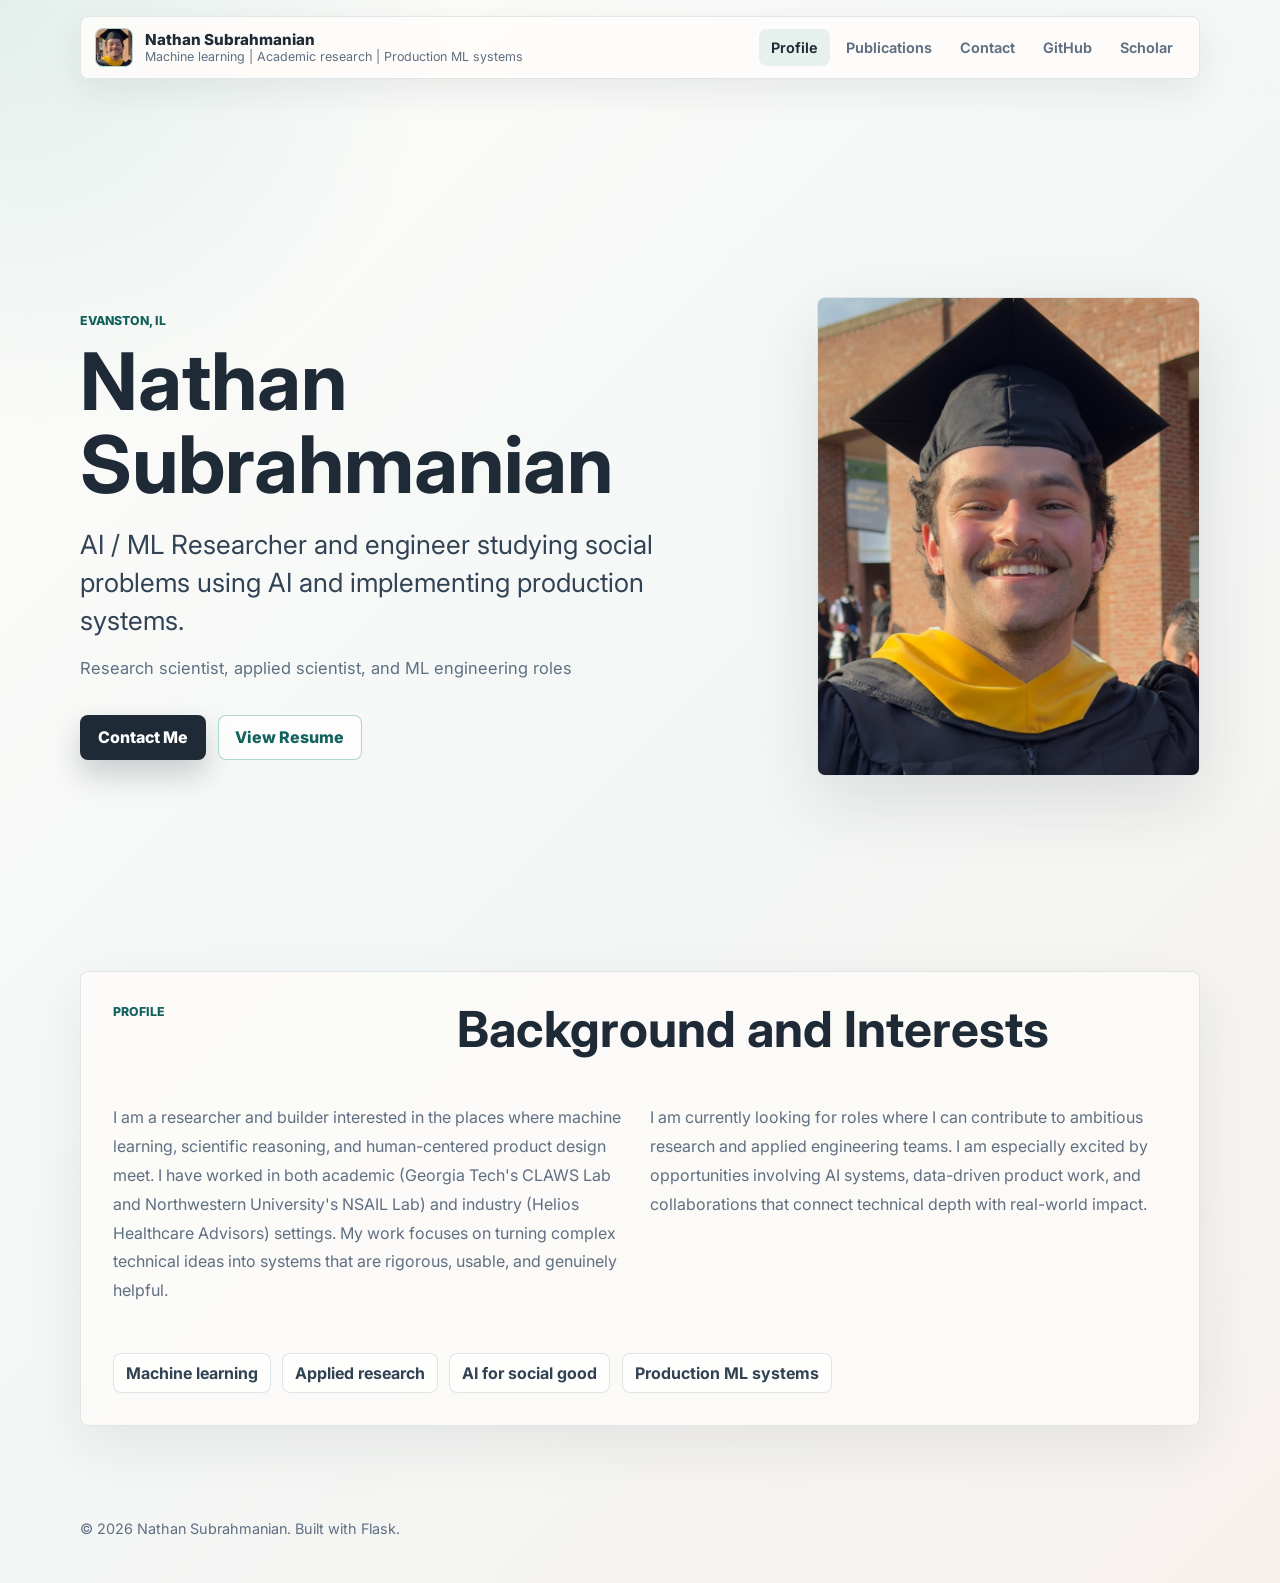
<file: docs/index.html>
<!doctype html>
<html lang="en">
  <head>
    <meta charset="utf-8">
    <meta name="viewport" content="width=device-width, initial-scale=1">
    <meta name="description" content="AI / ML Researcher and engineer studying social problems using AI and implementing production systems.">
    <title>Nathan Subrahmanian | Profile</title>
    <link rel="preconnect" href="https://fonts.googleapis.com">
    <link rel="preconnect" href="https://fonts.gstatic.com" crossorigin>
    <link href="https://fonts.googleapis.com/css2?family=Inter:wght@400;500;600;700;800&display=swap" rel="stylesheet">
    <link rel="stylesheet" href="static/css/styles.css">
  </head>
  <body data-page="profile">
    <a class="skip-link" href="#main">Skip to content</a>

    <header class="site-header">
      <nav class="nav-shell" aria-label="Primary navigation">
        <a class="brand" href="./" aria-label="Nathan Subrahmanian home">
          <span class="brand-mark">
            <img src="static/assets/headshot.JPEG" alt="">
          </span>
          <span class="brand-text">
            <span class="brand-name">Nathan Subrahmanian</span>
            <span class="brand-role">Machine learning | Academic research | Production ML systems</span>
          </span>
        </a>

        <button class="nav-toggle" type="button" aria-expanded="false" aria-controls="primary-links">
          <span></span>
          <span></span>
          <span></span>
        </button>

        <div class="nav-links" id="primary-links">
          <a class="is-active" href="./">Profile</a>
          <a class="" href="publications/">Publications</a>
          <a class="" href="contact/">Contact</a>
          <a href="https://github.com/NathanSubra" target="_blank" rel="noreferrer">GitHub</a>
          <a href="https://scholar.google.com/citations?user=jiFaPKIAAAAJ&amp;hl=en" target="_blank" rel="noreferrer">Scholar</a>
        </div>
      </nav>
    </header>

    <main id="main" class="page-shell">
      
  <section class="profile-hero reveal">
    <div class="hero-copy">
      <p class="eyebrow">Evanston, IL</p>
      <h1>Nathan Subrahmanian</h1>
      <p class="lead">AI / ML Researcher and engineer studying social problems using AI and implementing production systems.</p>
      <p class="role-line">Research scientist, applied scientist, and ML engineering roles</p>

      <div class="hero-actions" aria-label="Primary actions">
        <a class="button primary" href="contact/">Contact Me</a>
        <a class="button secondary" href="static/assets/resume.pdf" target="_blank" rel="noreferrer">View Resume</a>
      </div>
    </div>

    <figure class="headshot-frame">
      <img src="static/assets/headshot.JPEG" alt="Headshot of Nathan Subrahmanian">
    </figure>
  </section>

  <section class="content-band reveal">
    <div class="section-heading">
      <p class="eyebrow">Profile</p>
      <h2>Background and Interests</h2>
    </div>

    <div class="profile-text">
      
        <p>I am a researcher and builder interested in the places where machine learning, scientific reasoning, and human-centered product design meet. I have worked in both academic (Georgia Tech&#39;s CLAWS Lab and Northwestern University&#39;s NSAIL Lab) and industry (Helios Healthcare Advisors) settings. My work focuses on turning complex technical ideas into systems that are rigorous, usable, and genuinely helpful.</p>
      
        <p>I am currently looking for roles where I can contribute to ambitious research and applied engineering teams. I am especially excited by opportunities involving AI systems, data-driven product work, and collaborations that connect technical depth with real-world impact.</p>
      
    </div>

    <div class="highlight-list" aria-label="Research and professional interests">
      
        <span>Machine learning</span>
      
        <span>Applied research</span>
      
        <span>AI for social good</span>
      
        <span>Production ML systems</span>
      
    </div>
  </section>

    </main>

    <footer class="site-footer">
      <p>&copy; 2026 Nathan Subrahmanian. Built with Flask.</p>
    </footer>

    <script src="static/js/main.js" defer></script>
  </body>
</html>
</file>
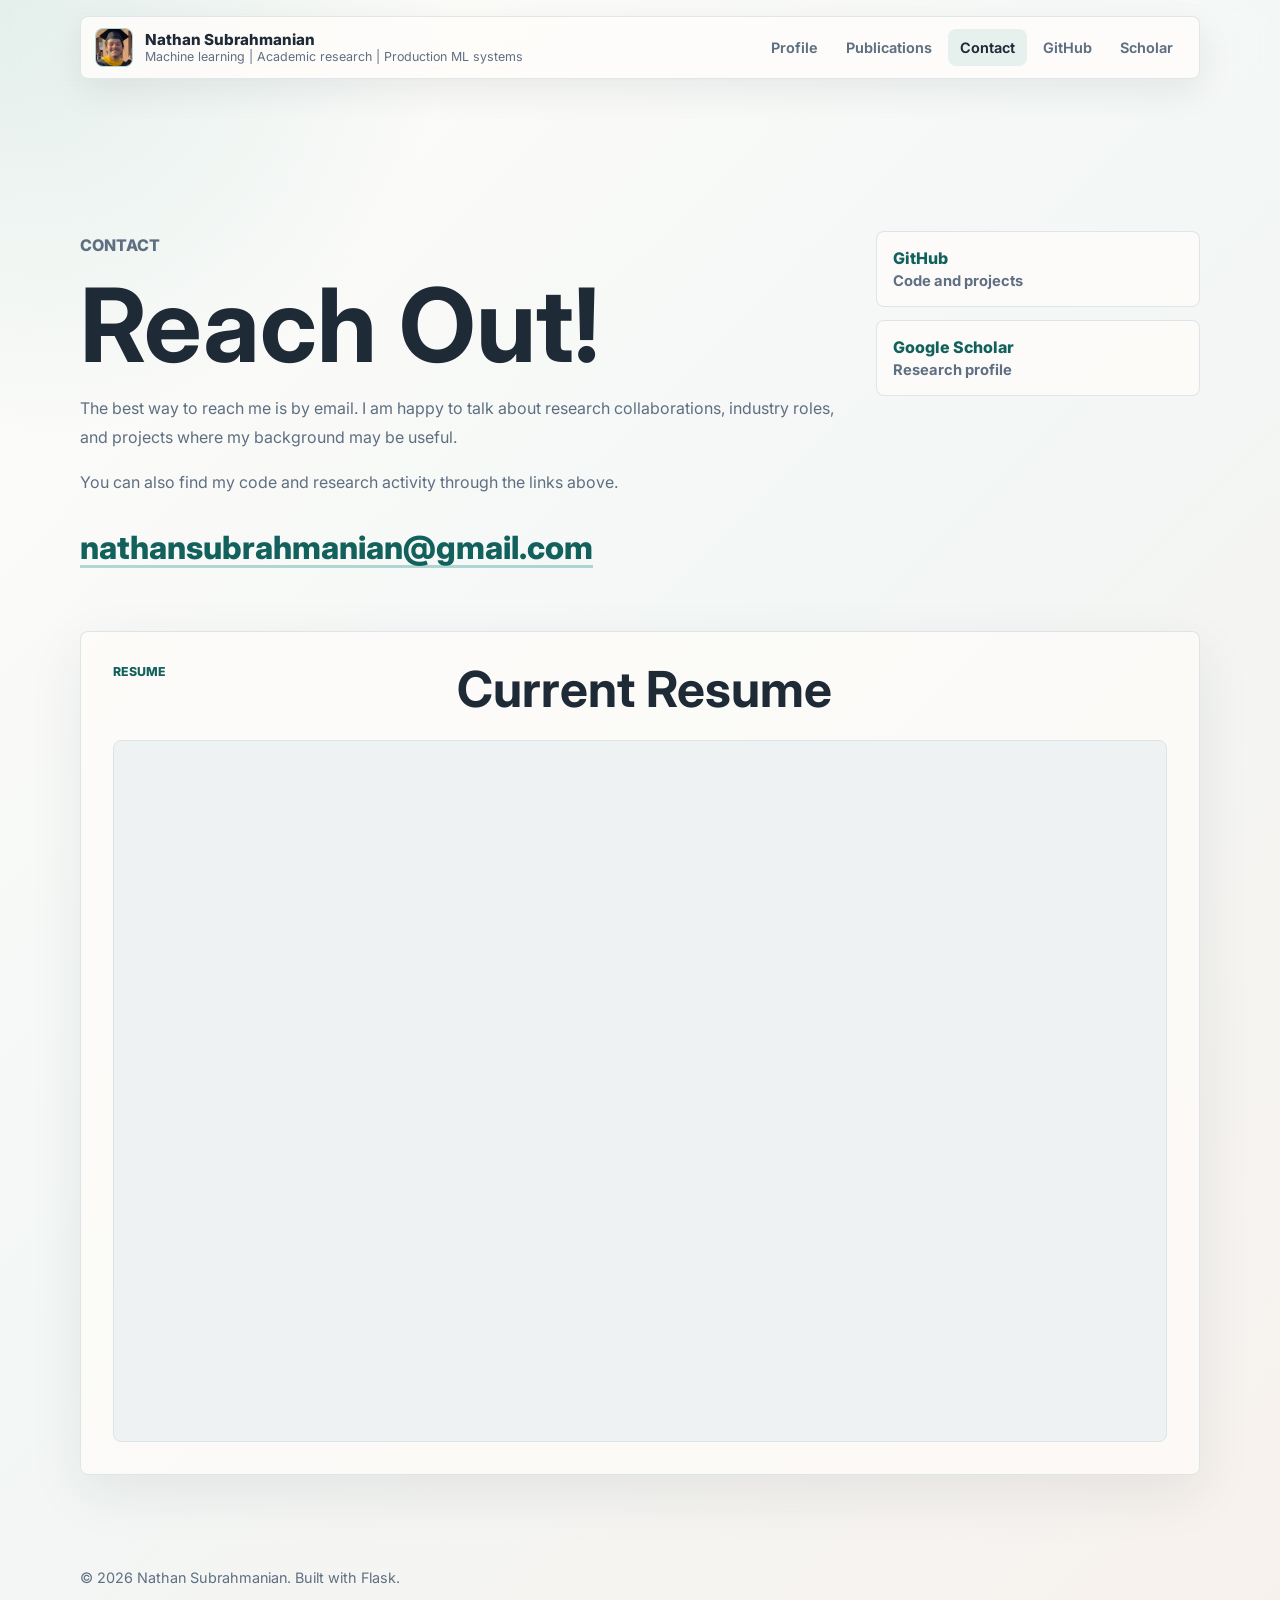
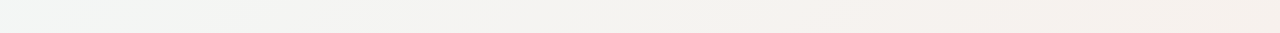
<file: docs/contact/index.html>
<!doctype html>
<html lang="en">
  <head>
    <meta charset="utf-8">
    <meta name="viewport" content="width=device-width, initial-scale=1">
    <meta name="description" content="AI / ML Researcher and engineer studying social problems using AI and implementing production systems.">
    <title>Nathan Subrahmanian | Contact</title>
    <link rel="preconnect" href="https://fonts.googleapis.com">
    <link rel="preconnect" href="https://fonts.gstatic.com" crossorigin>
    <link href="https://fonts.googleapis.com/css2?family=Inter:wght@400;500;600;700;800&display=swap" rel="stylesheet">
    <link rel="stylesheet" href="../static/css/styles.css">
  </head>
  <body data-page="contact">
    <a class="skip-link" href="#main">Skip to content</a>

    <header class="site-header">
      <nav class="nav-shell" aria-label="Primary navigation">
        <a class="brand" href="../" aria-label="Nathan Subrahmanian home">
          <span class="brand-mark">
            <img src="../static/assets/headshot.JPEG" alt="">
          </span>
          <span class="brand-text">
            <span class="brand-name">Nathan Subrahmanian</span>
            <span class="brand-role">Machine learning | Academic research | Production ML systems</span>
          </span>
        </a>

        <button class="nav-toggle" type="button" aria-expanded="false" aria-controls="primary-links">
          <span></span>
          <span></span>
          <span></span>
        </button>

        <div class="nav-links" id="primary-links">
          <a class="" href="../">Profile</a>
          <a class="" href="../publications/">Publications</a>
          <a class="is-active" href="../contact/">Contact</a>
          <a href="https://github.com/NathanSubra" target="_blank" rel="noreferrer">GitHub</a>
          <a href="https://scholar.google.com/citations?user=jiFaPKIAAAAJ&amp;hl=en" target="_blank" rel="noreferrer">Scholar</a>
        </div>
      </nav>
    </header>

    <main id="main" class="page-shell">
      
  <section class="contact-grid reveal">
    <div class="contact-copy">
      <p class="eyebrow">Contact</p>
      <h1>Reach Out!</h1>
      
        <p>The best way to reach me is by email. I am happy to talk about research collaborations, industry roles, and projects where my background may be useful.</p>
      
        <p>You can also find my code and research activity through the links above.</p>
      
      <a class="email-link" href="mailto:nathansubrahmanian@gmail.com">nathansubrahmanian@gmail.com</a>
    </div>

    <aside class="contact-links" aria-label="External profiles">
      <a href="https://github.com/NathanSubra" target="_blank" rel="noreferrer">
        <span>GitHub</span>
        <strong>Code and projects</strong>
      </a>
      <a href="https://scholar.google.com/citations?user=jiFaPKIAAAAJ&amp;hl=en" target="_blank" rel="noreferrer">
        <span>Google Scholar</span>
        <strong>Research profile</strong>
      </a>
    </aside>
  </section>

  <section class="resume-section reveal">
    <div class="section-heading">
      <p class="eyebrow">Resume</p>
      <h2>Current Resume</h2>
    </div>
    <div class="resume-viewer">
      <object data="../static/assets/resume.pdf" type="application/pdf">
        <iframe src="../static/assets/resume.pdf" title="Nathan Subrahmanian resume"></iframe>
        <p>Your browser cannot display this PDF inline. <a href="../static/assets/resume.pdf">Open the resume</a>.</p>
      </object>
    </div>
  </section>

    </main>

    <footer class="site-footer">
      <p>&copy; 2026 Nathan Subrahmanian. Built with Flask.</p>
    </footer>

    <script src="../static/js/main.js" defer></script>
  </body>
</html>
</file>
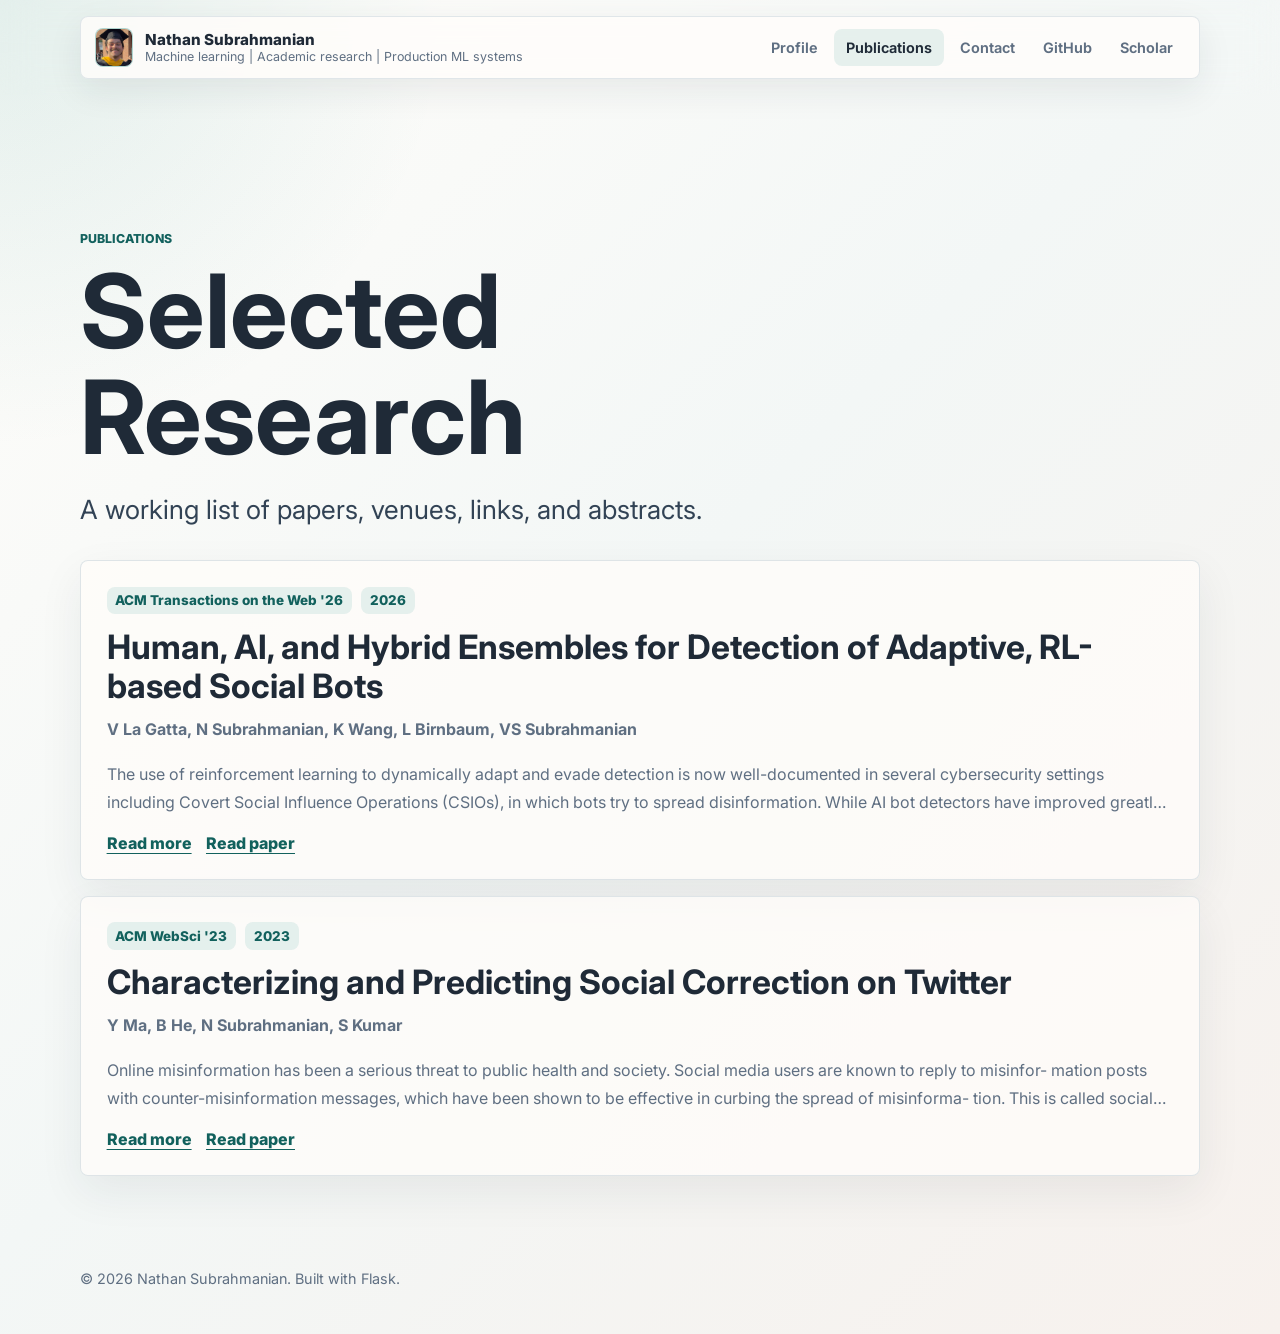
<file: docs/publications/index.html>
<!doctype html>
<html lang="en">
  <head>
    <meta charset="utf-8">
    <meta name="viewport" content="width=device-width, initial-scale=1">
    <meta name="description" content="AI / ML Researcher and engineer studying social problems using AI and implementing production systems.">
    <title>Nathan Subrahmanian | Publications</title>
    <link rel="preconnect" href="https://fonts.googleapis.com">
    <link rel="preconnect" href="https://fonts.gstatic.com" crossorigin>
    <link href="https://fonts.googleapis.com/css2?family=Inter:wght@400;500;600;700;800&display=swap" rel="stylesheet">
    <link rel="stylesheet" href="../static/css/styles.css">
  </head>
  <body data-page="publications">
    <a class="skip-link" href="#main">Skip to content</a>

    <header class="site-header">
      <nav class="nav-shell" aria-label="Primary navigation">
        <a class="brand" href="../" aria-label="Nathan Subrahmanian home">
          <span class="brand-mark">
            <img src="../static/assets/headshot.JPEG" alt="">
          </span>
          <span class="brand-text">
            <span class="brand-name">Nathan Subrahmanian</span>
            <span class="brand-role">Machine learning | Academic research | Production ML systems</span>
          </span>
        </a>

        <button class="nav-toggle" type="button" aria-expanded="false" aria-controls="primary-links">
          <span></span>
          <span></span>
          <span></span>
        </button>

        <div class="nav-links" id="primary-links">
          <a class="" href="../">Profile</a>
          <a class="is-active" href="../publications/">Publications</a>
          <a class="" href="../contact/">Contact</a>
          <a href="https://github.com/NathanSubra" target="_blank" rel="noreferrer">GitHub</a>
          <a href="https://scholar.google.com/citations?user=jiFaPKIAAAAJ&amp;hl=en" target="_blank" rel="noreferrer">Scholar</a>
        </div>
      </nav>
    </header>

    <main id="main" class="page-shell">
      
  <section class="page-intro reveal">
    <p class="eyebrow">Publications</p>
    <h1>Selected Research</h1>
    <p class="lead">A working list of papers, venues, links, and abstracts.</p>
  </section>

  <section class="publication-list" aria-label="Publication list">
    
      <article class="publication-card reveal">
        <div class="publication-meta">
          <span>ACM Transactions on the Web &#39;26</span>
          <span>2026</span>
        </div>
        <h2>Human, AI, and Hybrid Ensembles for Detection of Adaptive, RL-based Social Bots</h2>
        <p class="authors">V La Gatta, N Subrahmanian, K Wang, L Birnbaum, VS Subrahmanian</p>
        <p class="abstract-preview" id="abstract-1">The use of reinforcement learning to dynamically adapt and evade detection is now well-documented in several cybersecurity settings including Covert Social Influence Operations (CSIOs), in which bots try to spread disinformation. While AI bot detectors have improved greatly, they are largely limited to detecting static bots that do not adapt dynamically. We present the first systematic study comparing the ability of humans, AI models, and hybrid Human-AI ensembles in detecting adaptive bots powered by reinforcement learning. Using data from a controlled, IRB-approved, five-day experiment with participants interacting on a social media platform infiltrated by RL-trained bots spreading disinformation to influence participants on 4 topics, we examine factors potentially shaping human detection capabilities: demographic characteristics, temporal learning effects, social network position, engagement patterns, and collective intelligence mechanisms. We first test 13 hypotheses comparing human bot detection performance against state-of-the-art AI approaches utilizing both traditional machine learning and large language models. We further investigate several aggregation strategies that combine human reports of bots with AI predictions, as well as retraining protocols that leverage human supervision. Our findings challenge intuitive assumptions about bot detection, reveal unexpected patterns in how humans identify bots, and show that combining human bot reports with AI predictions outperforms humans alone and AI alone. We conclude with a discussion of the practical implications of these results for industry.</p>
        <div class="publication-actions">
          <button class="text-button abstract-toggle" type="button" aria-expanded="false" aria-controls="abstract-1">
            Read more
          </button>
          
            <a class="text-link" href="https://arxiv.org/pdf/2603.23796" target="_blank" rel="noreferrer">Read paper</a>
          
        </div>
      </article>
    
      <article class="publication-card reveal">
        <div class="publication-meta">
          <span>ACM WebSci &#39;23</span>
          <span>2023</span>
        </div>
        <h2>Characterizing and Predicting Social Correction on Twitter</h2>
        <p class="authors">Y Ma, B He, N Subrahmanian, S Kumar</p>
        <p class="abstract-preview" id="abstract-2">Online misinformation has been a serious threat to public health and society. Social media users are known to reply to misinfor- mation posts with counter-misinformation messages, which have been shown to be effective in curbing the spread of misinforma- tion. This is called social correction. However, the characteristics of tweets that attract social correction versus those that do not remain unknown. To close the gap, we focus on answering the following two research questions: (1) “Given a tweet, will it be countered by other users?”, and (2) “If yes, what will be the magni- tude of countering it?”. This exploration will help develop mech- anisms to guide users’ misinformation correction efforts and to measure disparity across users who get corrected. In this work, we first create a novel dataset with 690,047 pairs of misinformation tweets and counter-misinformation replies. Then, stratified anal- ysis of tweet linguistic and engagement features as well as tweet posters’ user attributes are conducted to illustrate the factors that are significant in determining whether a tweet will get countered. Finally, predictive classifiers are created to predict the likelihood of a misinformation tweet to get countered and the degree to which that tweet will be countered. The code and data is accessible on https://github.com/claws-lab/social-correction-twitter.</p>
        <div class="publication-actions">
          <button class="text-button abstract-toggle" type="button" aria-expanded="false" aria-controls="abstract-2">
            Read more
          </button>
          
            <a class="text-link" href="https://example.com/another-paper" target="_blank" rel="noreferrer">Read paper</a>
          
        </div>
      </article>
    
  </section>

    </main>

    <footer class="site-footer">
      <p>&copy; 2026 Nathan Subrahmanian. Built with Flask.</p>
    </footer>

    <script src="../static/js/main.js" defer></script>
  </body>
</html>
</file>
<file: docs/static/css/styles.css>
:root {
  color-scheme: light;
  --ink: #1f2a37;
  --muted: #5f6f82;
  --soft: #f5f7f8;
  --paper: #fffdfa;
  --line: #dde4e7;
  --teal: #1b8a84;
  --teal-dark: #12615d;
  --coral: #c5634f;
  --gold: #b9912f;
  --shadow: 0 24px 70px rgba(31, 42, 55, 0.12);
  --radius: 8px;
  --max-width: 1120px;
}

* {
  box-sizing: border-box;
}

html {
  scroll-behavior: smooth;
}

body {
  min-height: 100vh;
  margin: 0;
  color: var(--ink);
  font-family: "Inter", system-ui, -apple-system, BlinkMacSystemFont, "Segoe UI", sans-serif;
  background:
    radial-gradient(circle at top left, rgba(27, 138, 132, 0.12), transparent 28rem),
    linear-gradient(135deg, #fffdfa 0%, #f3f7f6 48%, #f7f1ed 100%);
}

a {
  color: inherit;
}

img {
  display: block;
  max-width: 100%;
}

.skip-link {
  position: fixed;
  top: 1rem;
  left: 1rem;
  z-index: 20;
  padding: 0.75rem 1rem;
  color: white;
  background: var(--ink);
  border-radius: var(--radius);
  transform: translateY(-180%);
}

.skip-link:focus {
  transform: translateY(0);
}

.site-header {
  position: sticky;
  top: 0;
  z-index: 10;
  padding: 1rem;
  backdrop-filter: blur(18px);
}

.nav-shell {
  display: flex;
  align-items: center;
  justify-content: space-between;
  gap: 1rem;
  width: min(var(--max-width), calc(100vw - 2rem));
  margin: 0 auto;
  padding: 0.7rem 0.85rem;
  background: rgba(255, 253, 250, 0.82);
  border: 1px solid rgba(221, 228, 231, 0.9);
  border-radius: var(--radius);
  box-shadow: 0 12px 35px rgba(31, 42, 55, 0.08);
}

.brand {
  display: inline-flex;
  align-items: center;
  flex: 1 1 auto;
  min-width: 0;
  gap: 0.75rem;
  text-decoration: none;
}

.brand-mark {
  width: 2.4rem;
  height: 2.4rem;
  flex: 0 0 auto;
  overflow: hidden;
  background: rgba(27, 138, 132, 0.12);
  border: 1px solid rgba(27, 138, 132, 0.24);
  border-radius: var(--radius);
}

.brand-mark img {
  width: 100%;
  height: 100%;
  object-fit: cover;
}

.brand-text {
  min-width: 0;
}

.brand-name,
.brand-role {
  display: block;
  white-space: nowrap;
  overflow: hidden;
  text-overflow: ellipsis;
}

.brand-name {
  font-size: 0.95rem;
  font-weight: 800;
}

.brand-role {
  max-width: 31rem;
  color: var(--muted);
  font-size: 0.78rem;
}

.nav-links {
  display: flex;
  align-items: center;
  gap: 0.25rem;
}

.nav-links a,
.button,
.email-link,
.text-link,
.text-button {
  transition: color 180ms ease, background 180ms ease, border-color 180ms ease, transform 180ms ease, box-shadow 180ms ease;
}

.nav-links a {
  padding: 0.62rem 0.75rem;
  color: var(--muted);
  font-size: 0.9rem;
  font-weight: 650;
  text-decoration: none;
  border-radius: var(--radius);
}

.nav-links a:hover,
.nav-links a:focus-visible,
.nav-links a.is-active {
  color: var(--ink);
  background: rgba(27, 138, 132, 0.1);
}

.nav-toggle {
  display: none;
  width: 2.45rem;
  height: 2.45rem;
  padding: 0;
  background: transparent;
  border: 1px solid var(--line);
  border-radius: var(--radius);
}

.nav-toggle span {
  display: block;
  width: 1.1rem;
  height: 2px;
  margin: 4px auto;
  background: var(--ink);
}

.page-shell {
  width: min(var(--max-width), calc(100vw - 2rem));
  margin: 0 auto;
  padding: 4.5rem 0 5rem;
}

.profile-hero {
  display: grid;
  grid-template-columns: minmax(0, 1fr) minmax(17rem, 0.58fr);
  align-items: center;
  gap: clamp(2rem, 6vw, 5rem);
  min-height: calc(100vh - 10rem);
}

.hero-copy {
  min-width: 0;
}

.eyebrow {
  margin: 0 0 0.75rem;
  color: var(--teal-dark);
  font-size: 0.77rem;
  font-weight: 800;
  letter-spacing: 0;
  text-transform: uppercase;
}

h1,
h2 {
  margin: 0;
  line-height: 1.04;
}

h1 {
  max-width: 13ch;
  font-size: clamp(3rem, 8vw, 6.8rem);
  letter-spacing: 0;
}

.profile-hero h1 {
  max-width: 14ch;
  font-size: clamp(2.75rem, 6.2vw, 5.15rem);
}

h2 {
  font-size: clamp(1.8rem, 4vw, 3.1rem);
}

.lead {
  max-width: 42rem;
  margin: 1.2rem 0 0;
  color: #324355;
  font-size: clamp(1.2rem, 2.4vw, 1.65rem);
  line-height: 1.45;
}

.role-line {
  max-width: 39rem;
  margin: 1rem 0 0;
  color: var(--muted);
  font-size: 1.03rem;
  line-height: 1.65;
}

.hero-actions {
  display: flex;
  flex-wrap: wrap;
  gap: 0.75rem;
  margin-top: 2rem;
}

.button {
  display: inline-flex;
  align-items: center;
  justify-content: center;
  min-height: 2.85rem;
  padding: 0 1.05rem;
  font-weight: 800;
  text-decoration: none;
  border: 1px solid transparent;
  border-radius: var(--radius);
}

.button:hover,
.button:focus-visible {
  transform: translateY(-2px);
}

.button.primary {
  color: white;
  background: var(--ink);
  box-shadow: 0 14px 30px rgba(31, 42, 55, 0.22);
}

.button.secondary {
  color: var(--teal-dark);
  background: rgba(255, 255, 255, 0.64);
  border-color: rgba(27, 138, 132, 0.34);
}

.headshot-frame {
  position: relative;
  margin: 0;
  aspect-ratio: 4 / 5;
  overflow: hidden;
  background: linear-gradient(145deg, rgba(27, 138, 132, 0.18), rgba(197, 99, 79, 0.18));
  border: 1px solid rgba(221, 228, 231, 0.95);
  border-radius: var(--radius);
  box-shadow: var(--shadow);
}

.headshot-frame img {
  width: 100%;
  height: 100%;
  object-fit: cover;
}

.content-band,
.resume-section,
.page-intro,
.contact-grid {
  margin-top: 4rem;
}

.content-band,
.resume-section {
  padding: clamp(1.35rem, 3vw, 2rem);
  background: rgba(255, 253, 250, 0.68);
  border: 1px solid rgba(221, 228, 231, 0.95);
  border-radius: var(--radius);
  box-shadow: 0 18px 55px rgba(31, 42, 55, 0.08);
}

.section-heading {
  display: grid;
  grid-template-columns: minmax(10rem, 0.45fr) minmax(0, 1fr);
  gap: 1.5rem;
  align-items: start;
}

.profile-text {
  display: grid;
  grid-template-columns: repeat(2, minmax(0, 1fr));
  gap: 1.25rem;
  margin-top: 2rem;
}

.profile-text p,
.publication-card p,
.contact-copy p {
  color: var(--muted);
  font-size: 1rem;
  line-height: 1.8;
}

.highlight-list {
  display: flex;
  flex-wrap: wrap;
  gap: 0.7rem;
  margin-top: 2rem;
}

.highlight-list span {
  padding: 0.55rem 0.75rem;
  color: #314252;
  font-weight: 700;
  background: rgba(255, 255, 255, 0.72);
  border: 1px solid rgba(221, 228, 231, 0.95);
  border-radius: var(--radius);
}

.page-intro {
  max-width: 45rem;
}

.publication-list {
  display: grid;
  gap: 1rem;
  margin-top: 2rem;
}

.publication-card {
  padding: clamp(1.1rem, 3vw, 1.6rem);
  background: rgba(255, 253, 250, 0.74);
  border: 1px solid rgba(221, 228, 231, 0.95);
  border-radius: var(--radius);
  box-shadow: 0 16px 45px rgba(31, 42, 55, 0.07);
}

.publication-card h2 {
  margin-top: 0.8rem;
  font-size: clamp(1.35rem, 3vw, 2.1rem);
  line-height: 1.18;
}

.publication-meta {
  display: flex;
  flex-wrap: wrap;
  gap: 0.55rem;
  color: var(--teal-dark);
  font-size: 0.84rem;
  font-weight: 800;
}

.publication-meta span {
  padding: 0.35rem 0.55rem;
  background: rgba(27, 138, 132, 0.1);
  border-radius: var(--radius);
}

.authors {
  margin-top: 0.55rem;
  color: #455668;
  font-weight: 700;
}

.abstract-preview {
  display: -webkit-box;
  overflow: hidden;
  -webkit-box-orient: vertical;
  -webkit-line-clamp: 2;
}

.abstract-preview.is-expanded {
  display: block;
  overflow: visible;
  -webkit-line-clamp: unset;
}

.publication-actions {
  display: flex;
  flex-wrap: wrap;
  gap: 0.9rem;
  align-items: center;
  margin-top: 0.4rem;
}

.text-link {
  display: inline-flex;
  color: var(--teal-dark);
  font-weight: 800;
  text-underline-offset: 0.26rem;
}

.text-button {
  display: inline-flex;
  padding: 0;
  color: var(--teal-dark);
  font: inherit;
  font-weight: 800;
  text-decoration: underline;
  text-decoration-thickness: 1px;
  text-underline-offset: 0.26rem;
  background: transparent;
  border: 0;
  cursor: pointer;
}

.text-link:hover,
.text-link:focus-visible,
.text-button:hover,
.text-button:focus-visible {
  color: var(--coral);
}

.contact-grid {
  display: grid;
  grid-template-columns: minmax(0, 1fr) minmax(16rem, 0.42fr);
  gap: 1.5rem;
  align-items: start;
}

.contact-copy h1 {
  max-width: 9ch;
}

.email-link {
  display: inline-flex;
  margin-top: 1rem;
  color: var(--teal-dark);
  font-size: clamp(1.25rem, 3vw, 2rem);
  font-weight: 800;
  text-decoration-color: rgba(27, 138, 132, 0.32);
  text-underline-offset: 0.35rem;
  overflow-wrap: anywhere;
}

.email-link:hover,
.email-link:focus-visible {
  color: var(--coral);
}

.contact-links {
  display: grid;
  gap: 0.8rem;
}

.contact-links a {
  display: grid;
  gap: 0.25rem;
  padding: 1rem;
  text-decoration: none;
  background: rgba(255, 253, 250, 0.72);
  border: 1px solid rgba(221, 228, 231, 0.95);
  border-radius: var(--radius);
  transition: transform 180ms ease, border-color 180ms ease, box-shadow 180ms ease;
}

.contact-links a:hover,
.contact-links a:focus-visible {
  transform: translateY(-2px);
  border-color: rgba(27, 138, 132, 0.42);
  box-shadow: 0 18px 40px rgba(31, 42, 55, 0.08);
}

.contact-links span {
  color: var(--teal-dark);
  font-weight: 800;
}

.contact-links strong {
  color: var(--muted);
  font-size: 0.92rem;
}

.resume-viewer {
  height: min(78vh, 58rem);
  min-height: 34rem;
  margin-top: 1.5rem;
  overflow: hidden;
  background: #eef2f3;
  border: 1px solid var(--line);
  border-radius: var(--radius);
}

.resume-viewer object,
.resume-viewer iframe {
  width: 100%;
  height: 100%;
  border: 0;
}

.site-footer {
  width: min(var(--max-width), calc(100vw - 2rem));
  margin: 0 auto;
  padding: 0 0 2rem;
  color: var(--muted);
  font-size: 0.9rem;
}

.js .reveal {
  opacity: 0;
  transform: translateY(14px);
  transition: opacity 520ms ease, transform 520ms ease;
}

.js .reveal.is-visible {
  opacity: 1;
  transform: translateY(0);
}

@media (prefers-reduced-motion: reduce) {
  *,
  *::before,
  *::after {
    scroll-behavior: auto !important;
    transition-duration: 0.01ms !important;
    animation-duration: 0.01ms !important;
  }

  .reveal {
    opacity: 1;
    transform: none;
  }
}

@media (max-width: 820px) {
  .site-header {
    padding: 0.7rem;
  }

  .nav-shell {
    width: min(var(--max-width), calc(100vw - 1.2rem));
    align-items: flex-start;
    flex-wrap: wrap;
  }

  .brand {
    max-width: calc(100% - 3.3rem);
  }

  .brand-role {
    max-width: 20rem;
  }

  .nav-toggle {
    display: block;
  }

  .nav-links {
    display: none;
    width: 100%;
    grid-template-columns: repeat(2, minmax(0, 1fr));
    gap: 0.35rem;
  }

  .nav-links.is-open {
    display: grid;
  }

  .nav-links a {
    text-align: center;
  }

  .page-shell {
    width: min(var(--max-width), calc(100vw - 1.2rem));
    padding-top: 2.2rem;
  }

  .profile-hero,
  .contact-grid,
  .profile-text,
  .section-heading {
    grid-template-columns: 1fr;
  }

  .profile-hero {
    min-height: auto;
  }

  .headshot-frame {
    width: min(100%, 24rem);
    order: -1;
  }

  h1,
  .profile-hero h1 {
    font-size: clamp(2.65rem, 14vw, 4.5rem);
  }

  .content-band,
  .resume-section,
  .page-intro,
  .contact-grid {
    margin-top: 2.6rem;
  }

  .resume-viewer {
    height: 68vh;
    min-height: 26rem;
  }
}

@media (max-width: 460px) {
  .nav-links {
    grid-template-columns: 1fr;
  }

  .brand-role {
    display: none;
  }

  .hero-actions,
  .button {
    width: 100%;
  }

  .resume-viewer {
    min-height: 22rem;
  }
}
</file>
